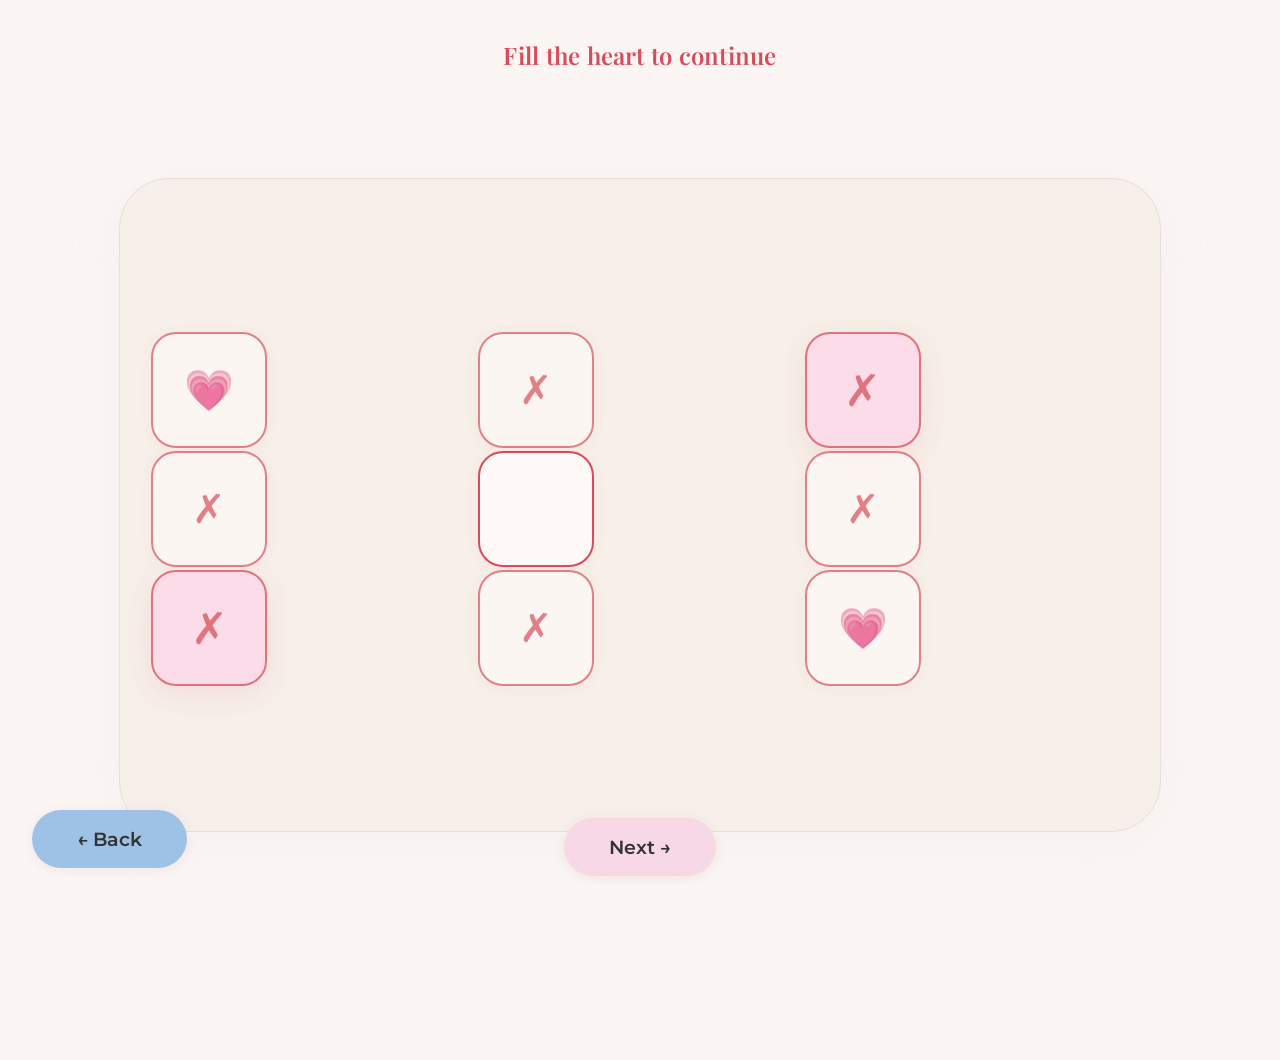
<file: index.html>
<!DOCTYPE html>
<html lang="en">
<head>
  <meta charset="UTF-8">
  <title>This is For You — Fill Heart</title>
  <meta name="viewport" content="width=device-width,initial-scale=1">
  <link href="https://fonts.googleapis.com/css2?family=Montserrat:wght@400;600;700;900&family=Playfair+Display:wght@400;700&display=swap" rel="stylesheet">
  <link rel="stylesheet" href="StyleCSS/style2.css">
</head>
<body>
  <div class="page-heading">Fill the heart to continue</div>
  <div class="container">
    <div class="card">
      <div class="grid" id="heartGrid">
        <!-- Row 1 -->
        <div class="box cross" disabled="true">💗</div>
        <div class="box cross" disabled="true">✗</div>
        <div class="box filled" disabled="true">✗</div>
        <!-- Row 2 -->
        <div class="box cross" disabled="true">✗</div>
        <div class="box" data-center="true"></div>
        <div class="box cross" disabled="true">✗</div>
        <!-- Row 3 -->
        <div class="box filled" disabled="true">✗</div>
        <div class="box cross" disabled="true">✗</div>
        <div class="box cross" disabled="true">💗</div>
      </div>
      <div class="popup" id="popupMessage">💗 You won my heart 💗</div>
    </div>
    <button class="nav-btn back" id="backBtn">&larr; Back</button>
    <button class="nav-btn next" id="nextBtn">Next &rarr;</button>
  </div>
  <script src="JavaScript/script2.js" defer></script>
</body>
</html>
</file>
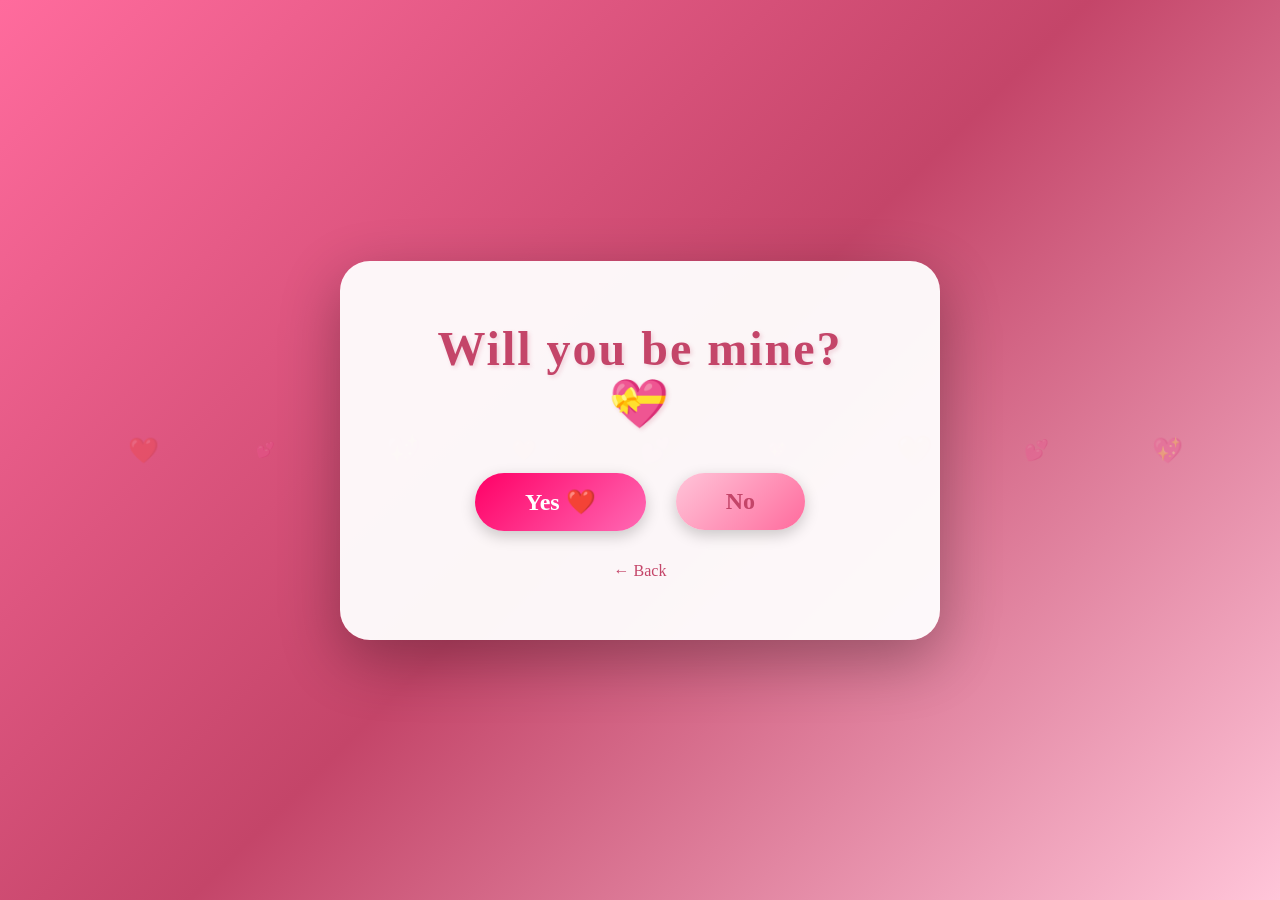
<file: loveindex.html>
<!DOCTYPE html>
<html lang="en">
<head>
    <meta charset="UTF-8">
    <meta name="viewport" content="width=device-width, initial-scale=1.0">
    <title>Will You Be Mine? ❤️</title>
    <style>
        * {
            margin: 0;
            padding: 0;
            box-sizing: border-box;
        }

        body {
            font-family: 'Georgia', 'Times New Roman', serif;
            min-height: 100vh;
            display: flex;
            justify-content: center;
            align-items: center;
            background: linear-gradient(135deg, #ff6b9d 0%, #c44569 50%, #ffc5d9 100%);
            overflow: hidden;
            position: relative;
        }

        /* Floating hearts background animation */
        @keyframes float {
            0% {
                transform: translateY(100vh) rotate(0deg);
                opacity: 0;
            }
            10% {
                opacity: 1;
            }
            90% {
                opacity: 1;
            }
            100% {
                transform: translateY(-100px) rotate(360deg);
                opacity: 0;
            }
        }

        .heart-bg {
            position: absolute;
            font-size: 20px;
            color: rgba(255, 255, 255, 0.3);
            animation: float 8s infinite;
            pointer-events: none;
        }

        .heart-bg:nth-child(1) { left: 10%; animation-delay: 0s; font-size: 25px; }
        .heart-bg:nth-child(2) { left: 20%; animation-delay: 1s; font-size: 15px; }
        .heart-bg:nth-child(3) { left: 30%; animation-delay: 2s; font-size: 30px; }
        .heart-bg:nth-child(4) { left: 40%; animation-delay: 3s; font-size: 20px; }
        .heart-bg:nth-child(5) { left: 50%; animation-delay: 4s; font-size: 25px; }
        .heart-bg:nth-child(6) { left: 60%; animation-delay: 5s; font-size: 15px; }
        .heart-bg:nth-child(7) { left: 70%; animation-delay: 6s; font-size: 30px; }
        .heart-bg:nth-child(8) { left: 80%; animation-delay: 7s; font-size: 20px; }
        .heart-bg:nth-child(9) { left: 90%; animation-delay: 8s; font-size: 25px; }

        .container {
            text-align: center;
            background: rgba(255, 255, 255, 0.95);
            padding: 60px 80px;
            border-radius: 30px;
            box-shadow: 0 20px 60px rgba(0, 0, 0, 0.3);
            position: relative;
            z-index: 1;
            max-width: 600px;
        }

        .question {
            font-size: 48px;
            color: #c44569;
            margin-bottom: 40px;
            font-weight: bold;
            text-shadow: 2px 2px 4px rgba(196, 69, 105, 0.2);
            letter-spacing: 2px;
        }

        .buttons {
            display: flex;
            gap: 30px;
            justify-content: center;
            align-items: center;
            min-height: 60px;
            position: relative;
        }

        .btn {
            padding: 15px 50px;
            font-size: 24px;
            border: none;
            border-radius: 50px;
            cursor: pointer;
            font-weight: bold;
            transition: all 0.3s ease;
            box-shadow: 0 5px 15px rgba(0, 0, 0, 0.2);
            font-family: 'Georgia', serif;
        }

        .btn-yes {
            background: linear-gradient(135deg, #ff0066, #ff69b4);
            color: white;
        }

        .btn-yes:hover {
            transform: scale(1.1);
            box-shadow: 0 8px 25px rgba(255, 0, 102, 0.4);
        }

        .btn-no {
            background: linear-gradient(135deg, #ffc5d9, #ff6b9d);
            color: #c44569;
            transition: all 0.2s ease;
        }

        /* Modal styles */
        .modal {
            display: none;
            position: fixed;
            top: 0;
            left: 0;
            width: 100%;
            height: 100%;
            background: rgba(0, 0, 0, 0.7);
            z-index: 1000;
            justify-content: center;
            align-items: center;
        }

        .modal.show {
            display: flex;
        }

        .modal-content {
            background: linear-gradient(135deg, #ffc5d9, #ff6b9d);
            padding: 60px;
            border-radius: 30px;
            text-align: center;
            position: relative;
            box-shadow: 0 20px 60px rgba(0, 0, 0, 0.5);
            animation: modalAppear 0.5s ease;
        }

        @keyframes modalAppear {
            from {
                transform: scale(0.5);
                opacity: 0;
            }
            to {
                transform: scale(1);
                opacity: 1;
            }
        }

        .modal-message {
            font-size: 36px;
            color: white;
            font-weight: bold;
            text-shadow: 2px 2px 4px rgba(0, 0, 0, 0.3);
            line-height: 1.5;
        }

        /* Celebration hearts */
        @keyframes celebrate {
            0% {
                transform: translateY(0) scale(0);
                opacity: 0;
            }
            50% {
                opacity: 1;
            }
            100% {
                transform: translateY(-500px) scale(1);
                opacity: 0;
            }
        }

        .celebration-heart {
            position: fixed;
            font-size: 40px;
            animation: celebrate 2s ease-out;
            pointer-events: none;
            z-index: 2000;
        }

        @media (max-width: 768px) {
            .container {
                padding: 40px 30px;
                margin: 20px;
            }

            .question {
                font-size: 32px;
            }

            .btn {
                padding: 12px 30px;
                font-size: 18px;
            }

            .modal-message {
                font-size: 24px;
            }
        }
    </style>
</head>
<body>
    <!-- Floating hearts background -->
    <div class="heart-bg">❤️</div>
    <div class="heart-bg">💕</div>
    <div class="heart-bg">💖</div>
    <div class="heart-bg">❤️</div>
    <div class="heart-bg">💕</div>
    <div class="heart-bg">💖</div>
    <div class="heart-bg">❤️</div>
    <div class="heart-bg">💕</div>
    <div class="heart-bg">💖</div>

    <div class="container" id="mainContainer">
        <div class="question" id="question">Will you be mine? 💝</div>
        <div class="buttons" id="buttonsContainer">
            <button class="btn btn-yes" id="yesBtn">Yes ❤️</button>
            <button class="btn btn-no" id="noBtn">No</button>
        </div>
        <button id="backBtn" style="margin-top:30px; background:none; border:none; color:#c44569; font-size:16px; cursor:pointer; font-family:'Georgia',serif;">← Back</button>
    </div>

    <!-- Success Modal -->
    <div class="modal" id="modal">
        <div class="modal-content">
            <div class="modal-message">Thank you so much!<br>I know you love me too ❤️</div>
        </div>
    </div>

    <script>
        const yesBtn = document.getElementById('yesBtn');
        const noBtn = document.getElementById('noBtn');
        const modal = document.getElementById('modal');
        const buttonsContainer = document.getElementById('buttonsContainer');

        // Function to create celebration hearts
        function createCelebrationHearts() {
            const hearts = ['❤️', '💕', '💖', '💗', '💝', '💓'];
            const colors = ['#ff0066', '#ff69b4', '#ff6b9d', '#ffc5d9'];
            
            for (let i = 0; i < 30; i++) {
                setTimeout(() => {
                    const heart = document.createElement('div');
                    heart.className = 'celebration-heart';
                    heart.textContent = hearts[Math.floor(Math.random() * hearts.length)];
                    heart.style.left = Math.random() * window.innerWidth + 'px';
                    heart.style.top = window.innerHeight + 'px';
                    heart.style.color = colors[Math.floor(Math.random() * colors.length)];
                    document.body.appendChild(heart);

                    setTimeout(() => heart.remove(), 2000);
                }, i * 100);
            }
        }

        // Yes button click handler
        yesBtn.addEventListener('click', function() {
            createCelebrationHearts();
            setTimeout(() => {
                modal.classList.add('show');
            }, 300);
            // Navigate to Sorry.html after celebration
            setTimeout(() => {
                document.body.style.transition = 'opacity 0.7s ease';
                document.body.style.opacity = 0;
                setTimeout(() => {
                    window.location.href = 'ThisIsForYou.html';
                }, 700);
            }, 2800);
        });

        // No button dodge functionality
        function moveButton() {
            const container = buttonsContainer.getBoundingClientRect();
            const button = noBtn.getBoundingClientRect();
            
            // Calculate random position within reasonable bounds
            const maxX = window.innerWidth - button.width - 40;
            const maxY = window.innerHeight - button.height - 40;
            
            const randomX = Math.random() * maxX;
            const randomY = Math.random() * maxY;
            
            noBtn.style.position = 'fixed';
            noBtn.style.left = randomX + 'px';
            noBtn.style.top = randomY + 'px';
        }

        // Detect when mouse gets near the No button
        document.addEventListener('mousemove', function(e) {
            const button = noBtn.getBoundingClientRect();
            const mouseX = e.clientX;
            const mouseY = e.clientY;
            
            // Define detection radius (distance from button)
            const detectionRadius = 100;
            
            // Calculate distance from mouse to button center
            const buttonCenterX = button.left + button.width / 2;
            const buttonCenterY = button.top + button.height / 2;
            
            const distance = Math.sqrt(
                Math.pow(mouseX - buttonCenterX, 2) + 
                Math.pow(mouseY - buttonCenterY, 2)
            );
            
            // If mouse is within detection radius, move the button
            if (distance < detectionRadius) {
                moveButton();
            }
        });

        // Also move on hover as backup
        noBtn.addEventListener('mouseenter', moveButton);

        // Close modal when clicking outside
        modal.addEventListener('click', function(e) {
            if (e.target === modal) {
                modal.classList.remove('show');
            }
        });

        // Back button
        document.getElementById('backBtn').addEventListener('click', function() {
            document.body.style.transition = 'opacity 0.7s ease';
            document.body.style.opacity = 0;
            setTimeout(() => { window.location.href = 'FillHeart.html'; }, 700);
        });
    </script>
</body>
</html>
</file>
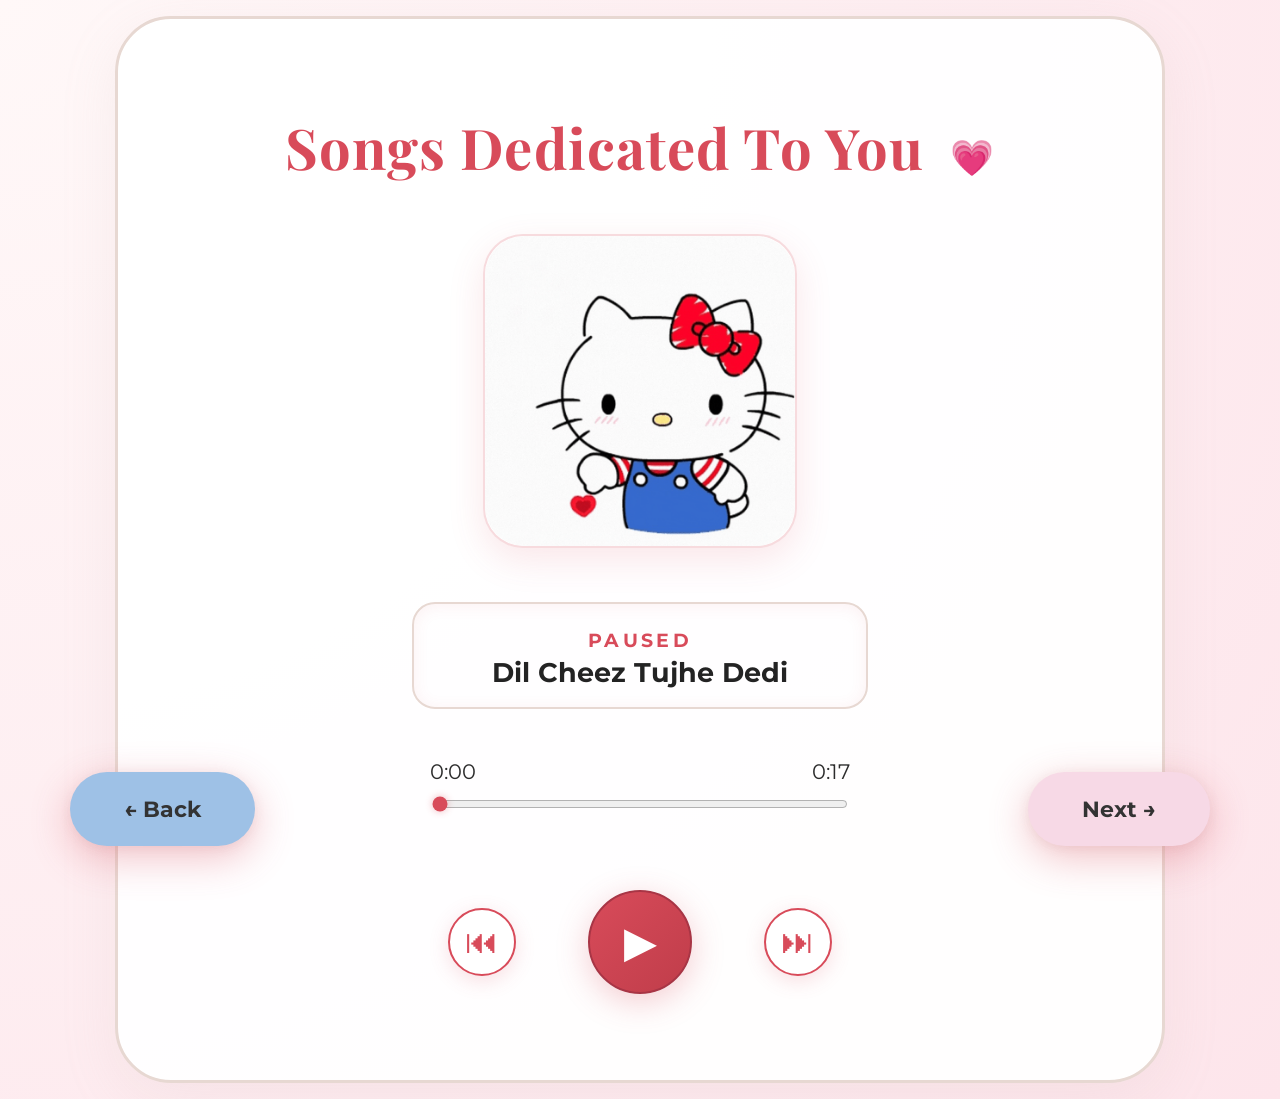
<file: SongDedicatedToYou.html>
<!DOCTYPE html>
<html lang="en">
<head>
  <meta charset="UTF-8" />
  <title>Songs Dedicated To You</title>
  <meta name="viewport" content="width=device-width, initial-scale=1.0" />
  <!-- Fonts -->
  <link
    href="https://fonts.googleapis.com/css2?family=Montserrat:wght@400;600;700;900&family=Playfair+Display:wght@400;700&family=Indie+Flower&display=swap"
    rel="stylesheet"
  />
  <link href="https://fonts.googleapis.com/css2?family=Dancing+Script:wght@700&display=swap" rel="stylesheet" />
  <link rel="stylesheet" href="StyleCSS/style5.css" />
</head>
<body>
  <div class="center-container">
    <div class="music-card">
      <h1 class="music-title">
        Songs Dedicated To You <span class="heart">💗</span>
      </h1>
      <div class="avatar-shell">
        <img src="images/music1-CfXgOANl.gif" alt="Dil Cheez Tujhe Dedi" draggable="false" />
        <!-- Use your own image source if needed -->
      </div>
      <div class="info-panel">
        <div class="status-text" id="song-status">
          <span id="status-text-value">PAUSED</span>
        </div>
        <h2 class="song-title">Dil Cheez Tujhe Dedi</h2>
      </div>
      <div class="music-slider-section">
        <div class="slider-labels">
          <span id="current-time">0:00</span>
          <span id="duration-time">0:17</span>
        </div>
        <div class="slider-row">
          <input
            type="range"
            min="0"
            max="17"
            value="0"
            class="music-range-slider"
            id="seek-slider"
          />
        </div>
      </div>
      <div class="controls-bar">
        <button class="control-btn" title="Previous" id="prev-btn">&#9198;</button>
        <button class="control-btn play" title="Play/Pause" id="play-btn">&#9654;</button>
        <button class="control-btn" title="Next" id="next-btn">&#9197;</button>
      </div>
      <audio preload="metadata" id="audio-player">
        <source src="song/music1-Bpgt1BZ5.mp3" type="audio/mpeg" />
      </audio>
    </div>
    <button class="nav-btn back" id="backBtn">&#8592; Back</button>
    <button class="nav-btn next" id="nextBtn">Next &#8594;</button>
  </div>
  <script src="JavaScript/script5.js" defer></script>
</body>
</html>
</file>
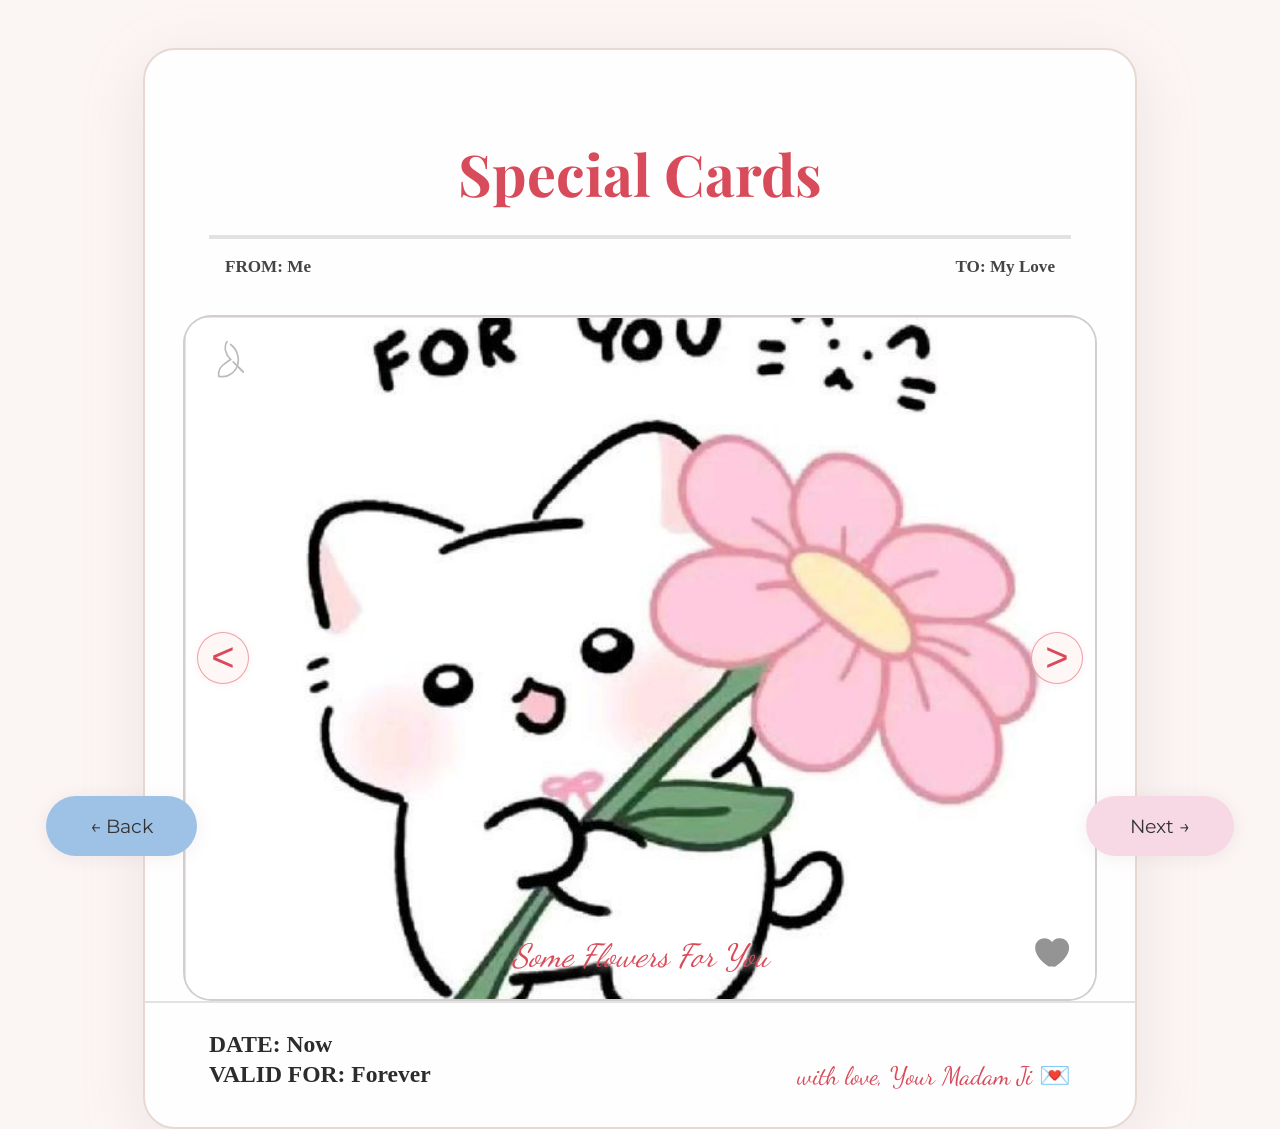
<file: SpecialCard.html>
<!DOCTYPE html>
<html lang="en">
<head>
  <meta charset="UTF-8" />
  <title>Special Cards</title>
  <meta name="viewport" content="width=device-width, initial-scale=1.0" />
  <!-- Fonts -->
  <link
    href="https://fonts.googleapis.com/css2?family=Montserrat:wght@400;600;700;900&family=Playfair+Display:wght@400;700&family=Dancing+Script:wght@700&display=swap"
    rel="stylesheet"
  />
  <link rel="stylesheet" href="StyleCSS/style4.css" />
</head>
<body>
  <div class="outer-container">
    <div class="card-container">
      <div class="card-header">
        <h1 class="card-title">Special Cards</h1>
        <div class="card-header-bar"></div>
        <div class="card-meta-row">
          <span><span>FROM:</span> Me</span>
          <span><span>TO:</span> My Love</span>
        </div>
      </div>
      <div class="card-image-section">
        <div class="carousel-image-wrapper">
          <!-- Decor icon left-top -->
          <span class="icon-corner left-top">
            <!-- heart outline SVG -->
            <svg
              width="40"
              height="40"
              viewBox="0 0 24 24"
              fill="none"
              stroke="currentColor"
              stroke-width="1"
              stroke-linecap="round"
              stroke-linejoin="round"
            >
              <path
                d="M13 2.1c4.6 3.4 5.9 10.2 3.1 14.8-2.1 3.4-6.2 5.1-10.2 4.3-.4-2.4.4-4.8 2.2-6.5C10 13 11.4 12.1 13 11.1"
              ></path>
              <path d="M13 11.1c-3.1-2.9-4.3-7.5-2.2-10.8"></path>
              <path d="m14.5 12.5 6 6"></path>
              <path d="m18 16 2.5 2.5"></path>
            </svg>
          </span>
          <!-- Carousel images -->
          <img
            src="images/pic1-CzYwUIkT.jpg"
            alt="Photo 1"
            class="carousel-image active"
            id="image0"
          />
          <img
            src="images/pic2-DDdxw6b7.gif"
            alt="Photo 2"
            class="carousel-image"
            id="image1"
          />
          <img
            src="images/pic3-BzPg4yUa.jpg"
            alt="Photo 3"
            class="carousel-image"
            id="image2"
          />
          <!-- Caption (will be updated by JS) -->
          <div class="carousel-caption" id="carousel-caption">
            Some Flowers For You
          </div>
          <!-- Decor icon right-bottom -->
          <span class="icon-corner right-bottom">
            <svg width="40" height="40" fill="currentColor" viewBox="0 0 24 24">
              <path
                d="M12.003 21.352c-.347-.19-8.32-4.88-8.32-11.446 0-3.08 2.498-5.578 5.578-5.578 1.83
              0 3.538.88 4.618 2.26a4.954 4.954 0 0 1 4.618-2.26c3.08 0 5.578 2.498 5.578 5.578 0 6.565-7.972 11.255-8.32
              11.446a.998.998 0 0 1-1.092 0z"
              />
            </svg>
          </span>
          <!-- Carousel arrows -->
          <button class="carousel-arrow left" onclick="prevImage()">&lt;</button>
          <button class="carousel-arrow right" onclick="nextImage()">&gt;</button>
        </div>
      </div>
      <div class="card-footer">
        <div>
          <div class="card-date"><span>DATE:</span> Now</div>
          <div class="card-valid"><span>VALID FOR:</span> Forever</div>
        </div>
        <div class="footer-note">with love, Your Madam Ji 💌</div>
      </div>
    </div>
    <button class="nav-button" id="btnBack">&larr; Back</button>
    <button class="nav-button next" id="btnNext">Next &rarr;</button>
  </div>
  <script src="JavaScript/script4.js" defer></script>
</body>
</html>
</file>
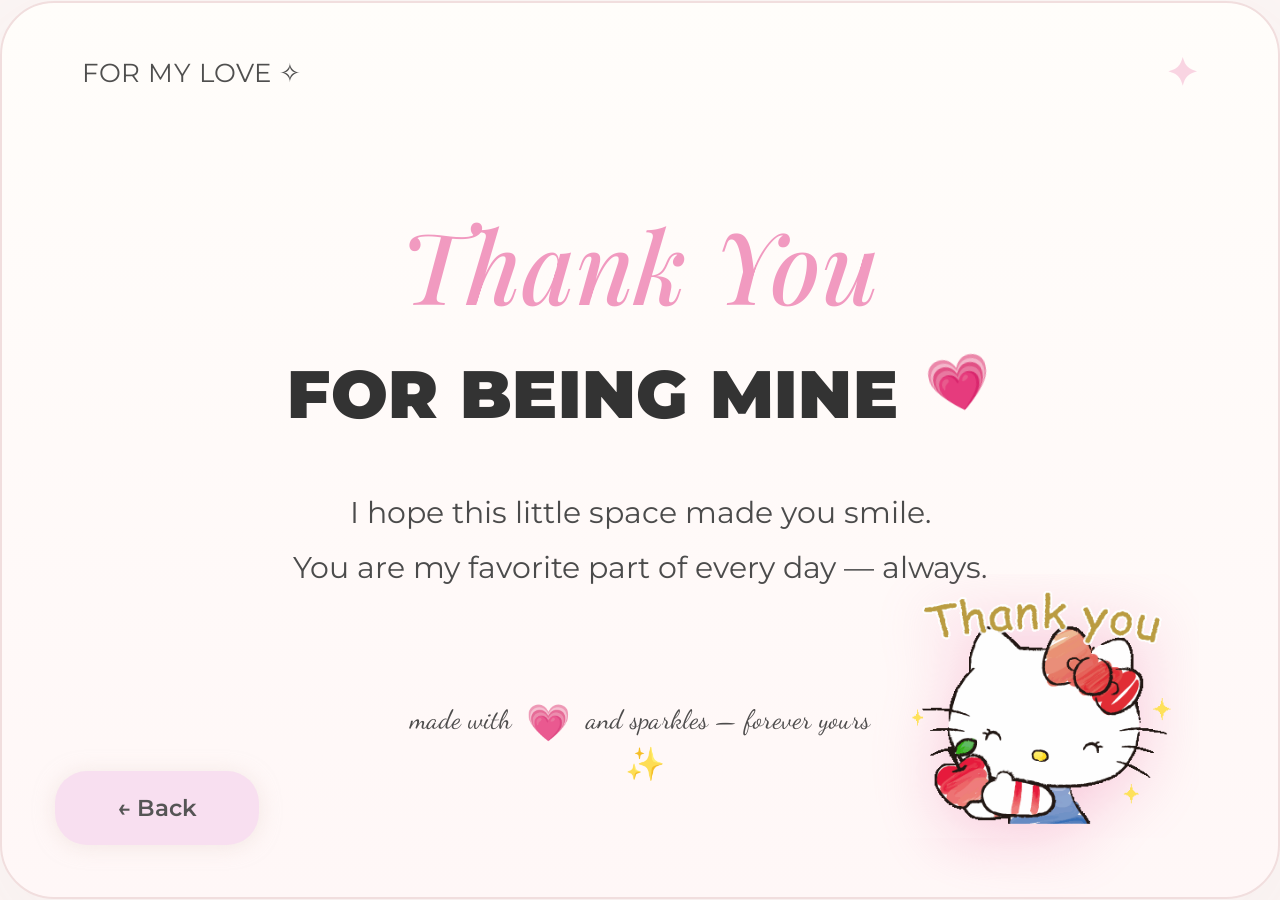
<file: ThankYouCard.html>
<!DOCTYPE html>
<html lang="en">
<head>
  <meta charset="UTF-8" />
  <title>Thank You Card</title>
  <meta name="viewport" content="width=device-width, initial-scale=1.0" />
  <!-- Fonts -->
  <link
    href="https://fonts.googleapis.com/css2?family=Montserrat:wght@400;700;900&family=Playfair+Display:wght@500;700&family=Dancing+Script:wght@700&display=swap"
    rel="stylesheet"
  />
  <link rel="stylesheet" href="StyleCSS/style6.css" />
</head>
<body>
  <div class="outer-container">
    <div class="center-card-wrap">
      <div class="thank-card">
        <div class="thank-top-row">
          <span class="top-left-msg">FOR MY LOVE ✧</span>
          <span class="top-right-star">✦</span>
        </div>
        <h1 class="thank-headline">Thank You</h1>
        <h2 class="thank-sub">
          FOR BEING MINE <span class="sub-heart">💗</span>
        </h2>
        <div class="card-message">
          I hope this little space made you smile.<br />
          You are my favorite part of every day — always.
        </div>
        <img
          src="images/thankyou-D28uzcpK.gif"
          alt="Hello Kitty Thank You"
          class="hello-kitty-img"
        />
        <div class="thank-footnote">
          made with <span class="pink">💗</span> and sparkles — forever yours
          <span class="shine">✨</span>
        </div>
      </div>
      <button class="back-btn" id="backBtn">&larr; Back</button>
    </div>
  </div>
  <script src="JavaScript/script6.js" defer></script>
</body>
</html>
</file>
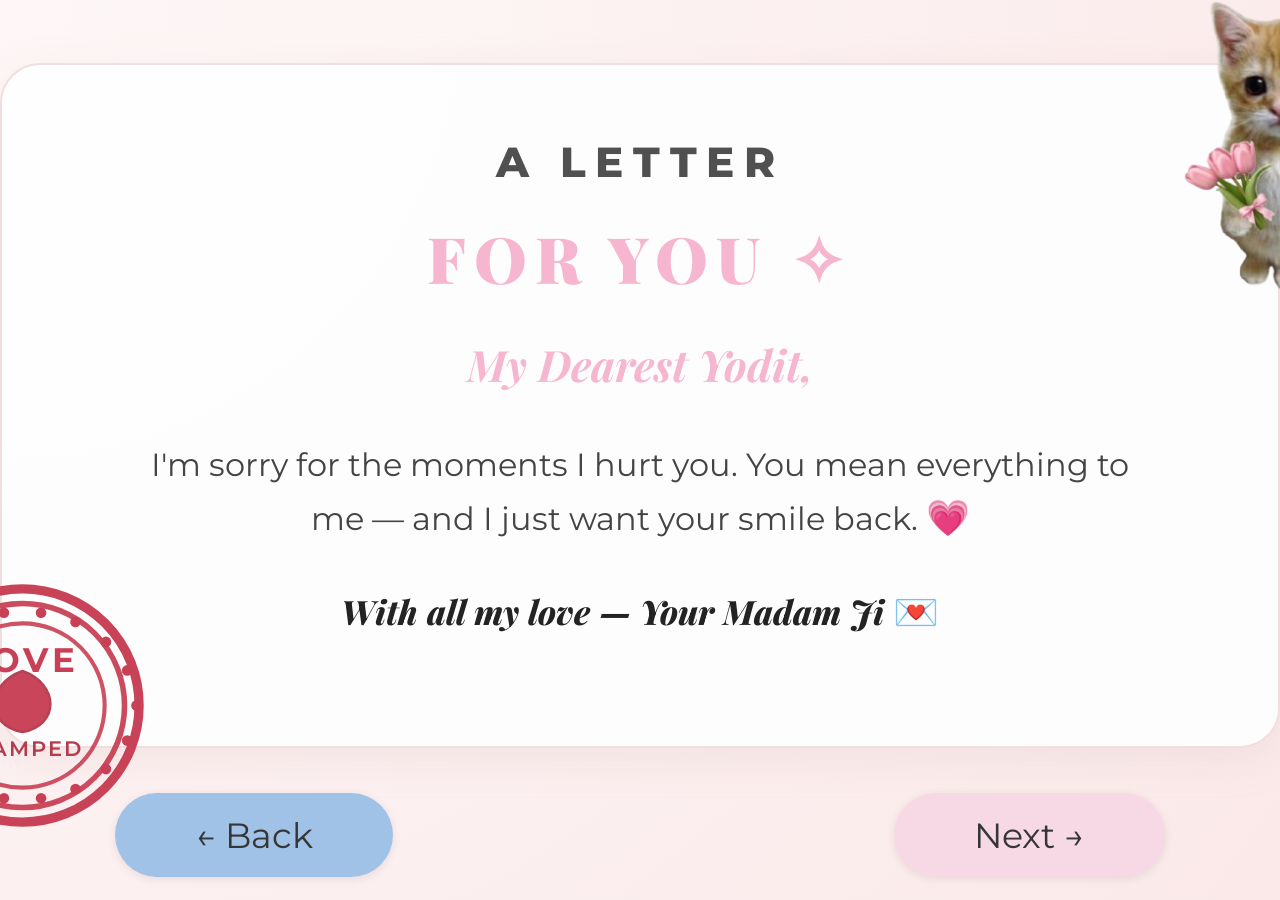
<file: ThisIsForYou.html>
<!DOCTYPE html>
<html lang="en">
<head>
  <meta charset="UTF-8" />
  <title>This is For You</title>
  <meta name="viewport" content="width=device-width, initial-scale=1.0" />
  <link href="https://fonts.googleapis.com/css2?family=Montserrat:wght@400;600;700;900&family=Playfair+Display:wght@400;700&display=swap" rel="stylesheet" />
  <link rel="stylesheet" href="StyleCSS/style3.css" />
</head>
<body>
  <div class="container">
    <div class="overflow-group">
      <img src="images/letter-C680mUtz.png" alt="Cute Cat" class="top-img" />
      <svg
        class="stamp-svg"
        viewBox="0 0 200 200"
        xmlns="http://www.w3.org/2000/svg"
        aria-label="Heart Stamp"
      >
        <circle cx="100" cy="100" r="88" stroke="#c83d52" stroke-width="7" fill="none" opacity="0.98" />
        <circle cx="100" cy="100" r="77" stroke="#c83d52" stroke-width="4.2" fill="none" opacity="0.94" />
        <circle cx="100" cy="100" r="62" stroke="#c83d52" stroke-width="3.1" fill="none" opacity="0.9" />
        <g>
          <circle cx="186" cy="100" r="4" fill="#c83d52" />
          <circle cx="179" cy="126.5" r="4" fill="#c83d52" />
          <circle cx="163" cy="148" r="4" fill="#c83d52" />
          <circle cx="140" cy="163" r="4" fill="#c83d52" />
          <circle cx="114" cy="170" r="4" fill="#c83d52" />
          <circle cx="86" cy="170" r="4" fill="#c83d52" />
          <circle cx="60" cy="163" r="4" fill="#c83d52" />
          <circle cx="37" cy="148" r="4" fill="#c83d52" />
          <circle cx="21" cy="126.5" r="4" fill="#c83d52" />
          <circle cx="14" cy="100" r="4" fill="#c83d52" />
          <circle cx="21" cy="73.5" r="4" fill="#c83d52" />
          <circle cx="37" cy="52" r="4" fill="#c83d52" />
          <circle cx="60" cy="37" r="4" fill="#c83d52" />
          <circle cx="86" cy="30" r="4" fill="#c83d52" />
          <circle cx="114" cy="30" r="4" fill="#c83d52" />
          <circle cx="140" cy="37" r="4" fill="#c83d52" />
          <circle cx="163" cy="52" r="4" fill="#c83d52" />
          <circle cx="179" cy="73.5" r="4" fill="#c83d52" />
        </g>
        <path
          d="M100,120 C128,115 128,84 100,74 C72,84 72,115 100,120Z"
          fill="#c83d52"
          stroke="#b23a4b"
          stroke-width="2"
          opacity="0.97"
        />
        <text
          x="100"
          y="75"
          text-anchor="middle"
          fill="#c83d52"
          font-family="Montserrat, sans-serif"
          font-size="26"
          font-weight="700"
          letter-spacing="0.14em"
          >LOVE</text
        >
        <text
          x="100"
          y="138"
          text-anchor="middle"
          fill="#b23a4b"
          font-family="Montserrat, sans-serif"
          font-size="16"
          font-weight="600"
          letter-spacing="0.1em"
          >STAMPED</text
        >
      </svg>
      <div class="letter-card">
        <h1>A LETTER</h1>
        <h2>FOR YOU ✧</h2>
        <h3>My Dearest Yodit,</h3>
        <p class="letter-text">
          I'm sorry for the moments I hurt you. You mean everything to me — and
          I just want your smile back.
          <span style="color: #F7B5CF; font-size: 2.2rem">💗</span>
        </p>
        <h4>
          With all my love — Your Madam Ji
          <span style="font-style: normal; font-size: 2.3rem">💌</span>
        </h4>
      </div>
    </div>
    <div class="button-row">
      <button class="button button-back" id="backButton">&larr; Back</button>
      <button class="button button-next" id="nextButton">Next &rarr;</button>
    </div>
  </div>
  <script src="JavaScript/script3.js" defer></script>
</body>
</html>
</file>
<file: StyleCSS/style2.css>
html, body { height: 100%; }
    body {
      background: #fbf5f4;
      min-height: 100vh;
      font-family: 'Montserrat', sans-serif;
      color: #2c2c2c;
      margin: 0;
      display: flex;
      flex-direction: column;
      align-items: center;
      transition: opacity 0.7s;
      opacity: 1;
    }
    body.fadeout {
      opacity: 0;
      transition: opacity 0.7s;
    }
    .page-heading {
      font-family: 'Playfair Display', serif;
      color: #d84b5a;
      font-size: 1.5rem;
      font-weight: 600;
      text-align: center;
      margin-top: 42px;
      margin-bottom: 0;
      line-height: 1.15;
      letter-spacing: .01em;
    }
    .container {
      min-height: 100vh;
      width: 100vw;
      display: flex;
      flex-direction: column;
      align-items: center;
      justify-content: flex-start;
      padding-top: 10vh;
      background: #fbf5f4;
      position: relative;
    }
    .card {
      background: #f7efe9;
      border: 1.5px solid #e6dfda;
      box-shadow: 0 10px 50px #e6dfda30;
      border-radius: 50px;
      max-width: 1040px;
      min-height: 540px;
      width: 90vw;
      display: flex;
      flex-direction: column;
      align-items: center;
      justify-content: center;
      padding: 64px 0 48px 0;
      margin-top: 18px;
      position: relative;
    }
    .grid {
      display: grid;
      grid-template-columns: repeat(3, 1fr);
      gap: 3px;
      width: 94%;
      justify-content: center;
      align-items: center;
      padding: 0 30px;
      margin-bottom: 20px;
      margin-top: 12px;
    }
    .box {
      width: 112px;
      height: 112px;
      min-width: 90px;
      min-height: 90px;
      border: 2.5px solid #d84b5a;
      background: #fffaf8;
      box-shadow: 0 2px 16px #d84b5a0c;
      border-radius: 25px;
      display: flex;
      align-items: center;
      justify-content: center;
      font-size: 2.75rem;
      color: #d84b5a;
      cursor: pointer;
      transition: background .2s, box-shadow .2s;
      user-select: none;
      position: relative;
      z-index: 2;
    }
    .box[disabled="true"] {
      cursor: default;
      pointer-events: none;
      opacity: 0.75;
    }
    .box.filled {
      background: #ffd6ea;
      box-shadow: 0 8px 26px #d84b5a24;
      color: #d84b5a;
      cursor: default;
    }
    .box.cross {
      color: #d84b5a;
      background: #fffaf8;
      font-size: 2.5rem;
      cursor: default;
      pointer-events: none;
      opacity: 0.67;
    }
    .popup {
      position: absolute;
      left: 50%;
      top: 53%;
      transform: translate(-50%, -50%);
      background: #fff0f7;
      color: #d84b5a;
      font-size: 2.1rem;
      font-family: 'Playfair Display', serif;
      font-weight: 700;
      border-radius: 2rem;
      padding: 28px 62px;
      box-shadow: 0 8px 32px #c1adad34;
      z-index: 20;
      opacity: 0;
      pointer-events: none;
      transition: opacity 0.3s;
    }
    .popup.active {
      opacity: 1;
      pointer-events: auto;
      animation: popheart 1s ease;
    }
    @keyframes popheart {
      0% { opacity: 0; transform: translate(-50%, -60%) scale(0.7);}
      50% { opacity: 1; transform: translate(-50%, -47%) scale(1.08);}
      100% { opacity: 1; transform: translate(-50%, -50%) scale(1);}
    }
    /* Nav buttons */
    .nav-btn {
      font-family: 'Montserrat', sans-serif;
      font-size: 1.2rem;
      border-radius: 999px;
      padding: 17px 45px;
      font-weight: 600;
      border: none;
      cursor: pointer;
      box-shadow: 0 2px 12px #c1adad33;
      color: #333;
      position: fixed;
      z-index: 40;
      transition: background 0.2s;
    }
    .nav-btn.back {
      left: 32px;
      bottom: 32px;
      background: #9ec1e6;
    }
    .nav-btn.back:hover {
      background: #7fa8ce;
    }
    .nav-btn.next {
      left: 50%;
      bottom: 24px;
      right: unset;
      top: unset;
      transform: translateX(-50%);
      background: #f7d9e6;
    }
    .nav-btn.next:hover {
      background: #f7b5cf;
    }
    @media (max-width: 900px){
      .card { max-width: 99vw; min-height: 334px; padding: 30px 0 22px 0;}
      .grid { gap: 2px;}
      .box { width: 64px; height: 64px; font-size: 1.58rem;}
      .popup { font-size: 1.08rem; padding: 11px 18px;}
      .nav-btn.back { left: 6px; bottom: 8px; padding: 10px 22px;}
      .nav-btn.next { left: 50%; bottom: 10px; padding: 10px 22px;}
    }
</file>
<file: StyleCSS/style5.css>
body {
      background: #fbf5f4;
      min-height: 100vh;
      font-family: "Montserrat", sans-serif;
      color: #2c2c2c;
      margin: 0;
      transition: opacity 0.7s ease;
      opacity: 1;
    }
    body.fadeout {
      opacity: 0;
    }
    .center-container {
      min-height: 100vh;
      display: flex;
      align-items: center;
      justify-content: center;
      position: relative;
      background: radial-gradient(circle at top left, #fff8f8 0%, #fde5eb 100%);
      overflow: hidden;
    }
    .music-card {
      background: rgba(255, 255, 255, 0.97);
      border: 3px solid #e7d8d2;
      box-shadow: 0 16px 56px #c1adad22;
      border-radius: 56px;
      max-width: 900px;
      min-width: 480px;
      width: 100%;
      display: flex;
      flex-direction: column;
      align-items: center;
      text-align: center;
      padding: 90px 72px 86px 72px;
      position: relative;
      margin-top: 16px;
      margin-bottom: 16px;
    }
    .music-title {
      font-family: "Playfair Display", serif;
      font-size: 3.5rem;
      font-weight: 700;
      color: #d84b5a;
      margin-bottom: 50px;
      margin-top: 0;
      letter-spacing: 0.02em;
    }
    .music-title .heart {
      font-size: 2.2rem;
      vertical-align: middle;
      margin-left: 12px;
      color: #d84b5a;
    }
    .avatar-shell {
      width: 310px;
      height: 310px;
      border-radius: 40px;
      overflow: hidden;
      box-shadow: 0 12px 36px #d84b5a22;
      border: 2px solid #d84b5a33;
      background: #fff;
      margin-bottom: 54px;
      display: flex;
      align-items: center;
      justify-content: center;
    }
    .avatar-shell img {
      object-fit: cover;
      width: 100%;
      height: 100%;
      border-radius: 40px;
      user-drag: none;
      -webkit-user-drag: none;
    }
    .info-panel {
      background: rgba(255, 255, 255, 0.72);
      border-radius: 23px;
      border: 2px solid #e7d8d2;
      box-shadow: 0 2px 16px #d84b5a14 inset;
      max-width: 420px;
      width: 100%;
      margin: 0 auto 50px auto;
      padding: 24px 16px 18px 16px;
      display: flex;
      flex-direction: column;
      align-items: center;
    }
    .status-text {
      font-size: 1.2rem;
      letter-spacing: 0.17em;
      color: #d84b5a;
      text-transform: uppercase;
      font-weight: 700;
      font-family: "Montserrat", sans-serif;
      margin-bottom: 4px;
      display: flex;
      align-items: center;
      gap: 8px;
      justify-content: center;
    }
    .song-title {
      font-size: 1.7rem;
      font-weight: 700;
      color: #232323;
      margin-bottom: 0;
      margin-top: 0;
      font-family: "Montserrat", serif;
    }
    .music-slider-section {
      width: 100%;
      max-width: 420px;
      margin-bottom: 48px;
    }
    .slider-labels {
      display: flex;
      justify-content: space-between;
      font-size: 1.3rem;
      color: #2c2c2c;
      margin-bottom: 14px;
      font-family: "Montserrat", sans-serif;
    }
    .slider-row {
      display: flex;
      align-items: center;
      width: 100%;
    }
    .music-range-slider {
      width: 100%;
      accent-color: #d84b5a;
      height: 8px;
      border-radius: 6px;
      background: linear-gradient(
        to right,
        #d84b5a 0%,
        #d84b5a 0%,
        #f1e5e5 0%,
        #f1e5e5 100%
      );
      outline: none;
    }
    input[type="range"]::-webkit-slider-thumb {
      appearance: none;
      width: 20px;
      height: 20px;
      border-radius: 50%;
      background: #d84b5a;
      border: 3px solid #fff;
      box-shadow: 0 0 7px #d84b5a55;
      cursor: pointer;
    }
    input[type="range"]::-moz-range-thumb {
      width: 20px;
      height: 20px;
      border-radius: 50%;
      background: #d84b5a;
      border: 3px solid #fff;
      cursor: pointer;
    }
    input[type="range"]::-moz-range-track {
      background: transparent;
    }
    .controls-bar {
      display: flex;
      align-items: center;
      justify-content: center;
      gap: 44px;
      margin-top: 32px;
    }
    .control-btn {
      width: 68px;
      height: 68px;
      border-radius: 50%;
      border: 2px solid #d84b5a;
      background: #fff;
      color: #d84b5a;
      font-size: 2.1rem;
      display: flex;
      align-items: center;
      justify-content: center;
      box-shadow: 0 5px 20px #d84b5a2c;
      cursor: pointer;
      transition: background 0.2s, color 0.2s, box-shadow 0.2s;
    }
    .control-btn:hover {
      background: #d84b5a;
      color: #fff;
      box-shadow: 0 6px 28px #d84b5a46;
    }
    .control-btn.play {
      background: linear-gradient(135deg, #d84b5a, #c03d4a);
      color: #fff;
      box-shadow: 0 8px 32px #d84b5a46;
      border: 2px solid #a83545;
      font-size: 2.7rem;
      width: 104px;
      height: 104px;
      margin: 0 28px;
      z-index: 2;
    }
    /* Popup floating nav buttons */
    .nav-btn {
      position: fixed;
      bottom: 54px;
      padding: 24px 54px;
      border-radius: 2em;
      font-size: 1.35rem;
      font-family: "Montserrat", sans-serif;
      box-shadow: 0 12px 40px #d84b5a55, 0 2px 12px #c1adad33;
      border: none;
      cursor: pointer;
      z-index: 200;
      font-weight: 700;
      transition: background 0.2s, color 0.2s, box-shadow 0.2s;
    }
    .nav-btn.back {
      left: 70px;
      background: #9ec1e6;
      color: #333;
    }
    .nav-btn.next {
      right: 70px;
      left: auto;
      background: #f7d9e6;
      color: #333;
    }
    .nav-btn:hover {
      background: #ffd9e6;
      box-shadow: 0 18px 62px #d84b5a99;
    }
    @media (max-width: 900px) {
      .center-container {
        padding: 0;
      }
      .music-card {
        max-width: 99vw;
        padding: 15vw 3vw;
      }
      .nav-btn,
      .nav-btn.next {
        left: 10px;
        right: 10px;
        padding: 10px 24px;
      }
      .music-slider-section {
        max-width: 98vw;
      }
    }
</file>
<file: StyleCSS/style4.css>
body {
      background: #fbf5f4;
      min-height: 100vh;
      font-family: "Montserrat", sans-serif;
      margin: 0;
      color: #2c2c2c;
      transition: opacity 0.7s ease;
      opacity: 1;
    }
    body.fadeout {
      opacity: 0;
    }
    .outer-container {
      min-height: 100vh;
      display: flex;
      flex-direction: column;
      justify-content: center;
      align-items: center;
    }
    .card-container {
      background: rgba(255, 255, 255, 0.85);
      border: 2.5px solid #e7d8d2;
      border-radius: 32px;
      box-shadow: 0 16px 60px rgba(193, 173, 173, 0.23);
      max-width: 990px;
      width: 100%;
      margin: 48px auto 0;
      display: flex;
      flex-direction: column;
      overflow: hidden;
      backdrop-filter: blur(6px);
    }
    .card-header {
      padding: 46px 64px 0;
      text-align: center;
    }
    .card-title {
      font-family: "Playfair Display", serif;
      color: #d84b5a;
      font-weight: 700;
      font-size: 3.6rem;
      margin-bottom: 10px;
    }
    .card-header-bar {
      border-top: 2px solid #22222220;
      border-bottom: 2px solid #22222220;
      margin-top: 24px;
      margin-bottom: 16px;
    }
    .card-meta-row {
      display: flex;
      justify-content: space-between;
      font-family: "Cormorant Garamond", serif;
      color: #444;
      font-size: 1.07rem;
      margin-top: 18px;
      margin-bottom: 16px;
      padding-left: 1rem;
      padding-right: 1rem;
    }
    .card-meta-row span {
      font-weight: 700;
    }
    .card-image-section {
      background: #faf4f3;
      margin: 22px 38px 0;
      border: 2px solid #2c2c2c30;
      border-radius: 28px;
      position: relative;
      min-height: 480px;
      display: flex;
      flex-direction: column;
      align-items: center;
      justify-content: center;
      overflow: hidden;
    }
    .carousel-image-wrapper {
      position: relative;
      width: 100%;
      aspect-ratio: 4 / 3;
      min-height: 400px;
      display: flex;
      align-items: center;
      justify-content: center;
      overflow: hidden;
    }
    .carousel-image {
      position: absolute;
      width: 100%;
      height: 100%;
      object-fit: cover;
      border-radius: 18px;
      box-shadow: 0 2px 18px #d84b5a1f;
      border: 1px solid #d84b5a1f;
      left: 0;
      top: 0;
      opacity: 0;
      transition: opacity 0.35s;
      z-index: 2;
    }
    .carousel-image.active {
      opacity: 1;
      z-index: 3;
    }
    .carousel-caption {
      position: absolute;
      bottom: 24px;
      width: 100%;
      text-align: center;
      font-size: 2rem;
      font-family: "Dancing Script", cursive;
      color: #d84b5a;
      font-style: italic;
      text-shadow: 0 1px 10px #fff7f7;
      opacity: 1;
      pointer-events: none;
      z-index: 12;
    }
    .icon-corner {
      position: absolute;
      opacity: 0.5;
      z-index: 10;
    }
    .icon-corner.left-top {
      left: 24px;
      top: 24px;
      opacity: 0.32;
    }
    .icon-corner.right-bottom {
      right: 26px;
      bottom: 24px;
    }
    .carousel-arrow {
      position: absolute;
      top: 50%;
      transform: translateY(-50%);
      background: #fff5f4cc;
      border: 1.5px solid #d84b5a80;
      border-radius: 50%;
      width: 52px;
      height: 52px;
      display: flex;
      align-items: center;
      justify-content: center;
      font-size: 2.5rem;
      color: #d84b5a;
      cursor: pointer;
      z-index: 20;
      box-shadow: 0 1px 8px #d84b5a15;
      backdrop-filter: blur(8px);
      transition: background 0.2s, color 0.2s;
      user-select: none;
    }
    .carousel-arrow:hover {
      background: #d84b5a;
      color: #fff;
    }
    .carousel-arrow.left {
      left: 12px;
    }
    .carousel-arrow.right {
      right: 12px;
    }
    .card-footer {
      display: flex;
      justify-content: space-between;
      align-items: flex-end;
      font-size: 1.17rem;
      border-top: 2px solid #22222220;
      color: #2c2c2c;
      font-family: "Cormorant Garamond", serif;
      padding: 28px 64px 36px 64px;
      background: none;
    }
    .card-footer .card-date,
    .card-footer .card-valid {
      font-size: 1.26em;
      font-weight: 600;
      margin-bottom: 3px;
    }
    .card-footer .footer-note {
      text-align: right;
      font-size: 1.35em;
      color: #d84b5a;
      font-family: "Dancing Script", cursive;
      margin-left: auto;
    }
    .nav-button {
      position: fixed;
      bottom: 44px;
      border: none;
      font-family: "Montserrat", sans-serif;
      font-size: 1.2rem;
      border-radius: 1.7em;
      padding: 18px 44px;
      box-shadow: 0 2px 18px #c1adad33;
      cursor: pointer;
      left: 46px;
      background: #9ec1e6;
      color: #333;
      z-index: 100;
      transition: background 0.2s;
    }
    .nav-button:hover {
      background: #7fa8ce;
    }
    .nav-button.next {
      right: 46px;
      left: auto;
      background: #f7d9e6;
      color: #333;
    }
    .nav-button.next:hover {
      background: #f7b5cf;
    }
    @media (max-width: 900px) {
      .outer-container {
        padding: 0;
      }
      .card-container {
        max-width: 99vw;
      }
      .card-header,
      .card-footer {
        padding: 5vw;
      }
      .card-image-section {
        margin: 14px 2vw 0;
      }
      .nav-button,
      .nav-button.next {
        left: 12px;
        right: 12px;
      }
      .card-footer {
        flex-direction: column;
        align-items: flex-start;
      }
    }
</file>
<file: StyleCSS/style6.css>
body {
      margin: 0;
      background: #fbf5f4;
      min-height: 100vh;
      font-family: "Montserrat", sans-serif;
      color: #2c2c2c;
      transition: opacity 0.7s ease;
      opacity: 1;
    }
    body.fadeout {
      opacity: 0;
    }
    .outer-container {
      min-height: 100vh;
      width: 100vw;
      display: flex;
      align-items: center;
      justify-content: center;
      background: #fbf5f4;
    }
    .center-card-wrap {
      position: relative;
      display: flex;
      align-items: center;
      justify-content: center;
      width: 100vw;
      min-height: 100vh;
    }
    .thank-card {
      position: relative;
      background: linear-gradient(180deg, #fffdfa 0%, #fff7f7 100%);
      border-radius: 54px;
      box-shadow: 0 28px 110px #c1adad15;
      border: 2.5px solid #f1dede;
      max-width: 1200px;
      width: 100%;
      padding: 120px 100px 100px 100px;
      display: flex;
      flex-direction: column;
      align-items: center;
      text-align: center;
      overflow: visible;
      backdrop-filter: blur(3px);
    }
    .thank-top-row {
      position: absolute;
      top: 46px;
      left: 80px;
      display: flex;
      align-items: center;
      width: calc(100% - 160px);
      justify-content: space-between;
    }
    .top-left-msg {
      font-size: 1.65rem;
      font-family: "Montserrat", sans-serif;
      color: #333;
      letter-spacing: 0.02em;
      text-transform: uppercase;
      opacity: 0.86;
    }
    .top-right-star {
      color: #f19ac0;
      font-size: 2.4rem;
      font-weight: bold;
      opacity: 0.4;
      margin-left: auto;
    }
    .thank-headline {
      font-family: "Playfair Display", serif;
      color: #f19ac0;
      font-size: 6.2rem;
      font-style: italic;
      font-weight: 500;
      margin-bottom: 0;
      margin-top: 88px;
      line-height: 1.08;
      letter-spacing: 0.01em;
      z-index: 2;
    }
    .thank-sub {
      font-family: "Montserrat", sans-serif;
      font-size: 4.2rem;
      font-weight: 900;
      text-transform: uppercase;
      color: #333;
      letter-spacing: 0.01em;
      margin: 38px 0 52px 0;
      line-height: 1.14;
      z-index: 2;
      display: flex;
      align-items: center;
      justify-content: center;
      gap: 16px;
    }
    .sub-heart {
      font-size: 3.3rem;
      color: #f19ac0;
      display: inline-block;
      transform: translateY(-12px) rotate(-12deg);
      margin-left: 12px;
    }
    .card-message {
      font-family: "Montserrat", sans-serif;
      color: #4b4b4b;
      font-size: 1.89rem;
      max-width: 790px;
      margin: 0 auto 44px auto;
      line-height: 1.84;
    }
    .card-message br {
      margin-bottom: 14px;
    }
    .hello-kitty-img {
      position: absolute;
      right: 80px;
      bottom: 60px;
      width: 320px;
      max-width: 36vw;
      pointer-events: none;
      user-select: none;
      filter: drop-shadow(0 12px 32px #f19ac07c);
      z-index: 5;
    }
    .thank-footnote {
      font-family: "Dancing Script", cursive;
      font-size: 1.65rem;
      color: #2c2c2c;
      margin: 62px auto 13px auto;
      opacity: 0.84;
      letter-spacing: 0.01em;
    }
    .thank-footnote .pink {
      color: #f19ac0;
      font-size: 1.36em;
      vertical-align: middle;
      margin: 0 7px;
    }
    .thank-footnote .shine {
      color: #fcc82c;
      font-size: 1.22em;
      vertical-align: middle;
      margin-left: 8px;
      margin-right: -2px;
    }
    .back-btn {
      position: absolute;
      left: 55px;
      bottom: 55px;
      background: #f8dff0;
      color: #555;
      font-family: "Montserrat", sans-serif;
      font-size: 1.44rem;
      font-weight: 600;
      border-radius: 32px;
      padding: 23px 62px;
      border: none;
      box-shadow: 0 2px 20px #e7d8d280;
      cursor: pointer;
      transition: background 0.2s, box-shadow 0.2s;
    }
    .back-btn:hover {
      background: #f4c9e3;
      color: #222;
      box-shadow: 0 15px 44px #e7d8d2bb;
    }
    @media (max-width: 1100px) {
      .thank-card {
        max-width: 99vw;
        padding: 38px 7vw 24px 7vw;
      }
      .thank-headline {
        font-size: 2.8rem;
        margin-top: 30px;
      }
      .thank-sub {
        font-size: 1.6rem;
        margin: 10px 0 22px 0;
      }
      .hello-kitty-img {
        width: 110px;
        right: 6px;
        bottom: 6px;
      }
      .back-btn {
        left: 10px;
        bottom: 10px;
        padding: 10px 20px;
        font-size: 1rem;
      }
      .thank-top-row {
        left: 14px;
        top: 13px;
        width: calc(100% - 28px);
      }
    }
</file>
<file: StyleCSS/style3.css>
body {
      margin: 0;
      background: #FBF5F4;
      font-family: 'Montserrat', sans-serif;
      min-height: 100vh;
      width: 100vw;
      overflow-x: hidden;
      transition: opacity 0.7s ease;
      opacity: 1;
    }
    body.fadeout {
      opacity: 0;
    }
    .container {
      min-height: 100vh;
      display: flex;
      flex-direction: column;
      justify-content: center;
      align-items: center;
      position: relative;
      background: radial-gradient(circle at top left, #fff8f8 0%, #fbe9e9 100%);
      opacity: 0.98;
    }
    .overflow-group {
      position: relative;
      max-width: 1300px;
      width: 100%;
      display: flex;
      justify-content: center;
      align-items: center;
      margin-top: 40px;
    }
    .letter-card {
      position: relative;
      background: rgba(255,255,255,0.96);
      border-radius: 2.5rem;
      box-shadow: 0 12px 40px rgba(193,173,173,0.18);
      border: 2.5px solid #f1dede;
      padding: 4.5rem 8rem 4.5rem 8rem;
      text-align: center;
      max-width: 1050px;
      width: 100%;
      font-size: 1.6rem;
      z-index: 2;
      overflow: visible;
    }
    .top-img {
      position: absolute;
      top: -70px;
      right: -110px;
      width: 220px;
      z-index: 10;
      pointer-events: none;
    }
    .stamp-svg {
      position: absolute;
      bottom: -90px;
      left: -110px;
      width: 265px;
      height: 265px;
      z-index: 10;
      pointer-events: none;
    }
    h1 {
      font-size: 2.6rem;
      font-family: 'Montserrat', sans-serif;
      font-weight: 800;
      letter-spacing: 0.23em;
      color: #4d4d4d;
      margin: 0;
      text-transform: uppercase;
    }
    h2 {
      font-size: 4rem;
      font-family: 'Playfair Display', serif;
      font-weight: 900;
      color: #F7B5CF;
      margin: 28px 0 0 0;
      text-transform: uppercase;
      letter-spacing: 0.13em;
    }
    h3 {
      font-size: 2.7rem;
      font-family: 'Playfair Display', serif;
      color: #F7B5CF;
      font-style: italic;
      margin: 2.2rem 0 0;
      font-weight: 700;
    }
    .letter-text {
      color: #414141;
      margin: 2.9rem 0 2.4rem 0;
      font-size: 2rem;
      font-family: 'Montserrat', sans-serif;
      line-height: 1.6;
    }
    h4 {
      font-size: 2.1rem;
      font-family: 'Playfair Display', serif;
      color: #1f1f1f;
      font-style: italic;
      font-weight: 800;
      margin: 0 0 2.5rem 0;
    }
    .button-row {
      display: flex;
      justify-content: space-between;
      align-items: center;
      max-width: 1050px;
      width: 100%;
      padding: 0 8rem;
      margin-top: 2.8rem;
      z-index: 2;
    }
    .button {
      font-family: 'Montserrat', sans-serif;
      font-size: 2.2rem;
      padding: 1.3rem 5rem;
      border-radius: 2.8rem;
      border: none;
      cursor: pointer;
      box-shadow: 0 2px 10px rgba(0,0,0,0.09);
      transition: background 0.2s;
    }
    .button-back {
      background: #9EC1E6; color: #333;
    }
    .button-back:hover {
      background: #7fa8ce;
    }
    .button-next {
      background: #F7D9E6; color: #333;
    }
    .button-next:hover {
      background: #F7B5CF;
    }
    @media (max-width: 900px) {
      .overflow-group {
        max-width: 98vw;
      }
      .letter-card {
        max-width: 97vw;
        padding: 2.2rem 2vw;
      }
      .button-row {
        max-width: 97vw;
        padding: 0 2vw;
      }
      .top-img {
        width: 130px;
        right: -45px;
      }
      .stamp-svg {
        width: 150px;
        height: 150px;
        left: -45px;
      }
    }
</file>
